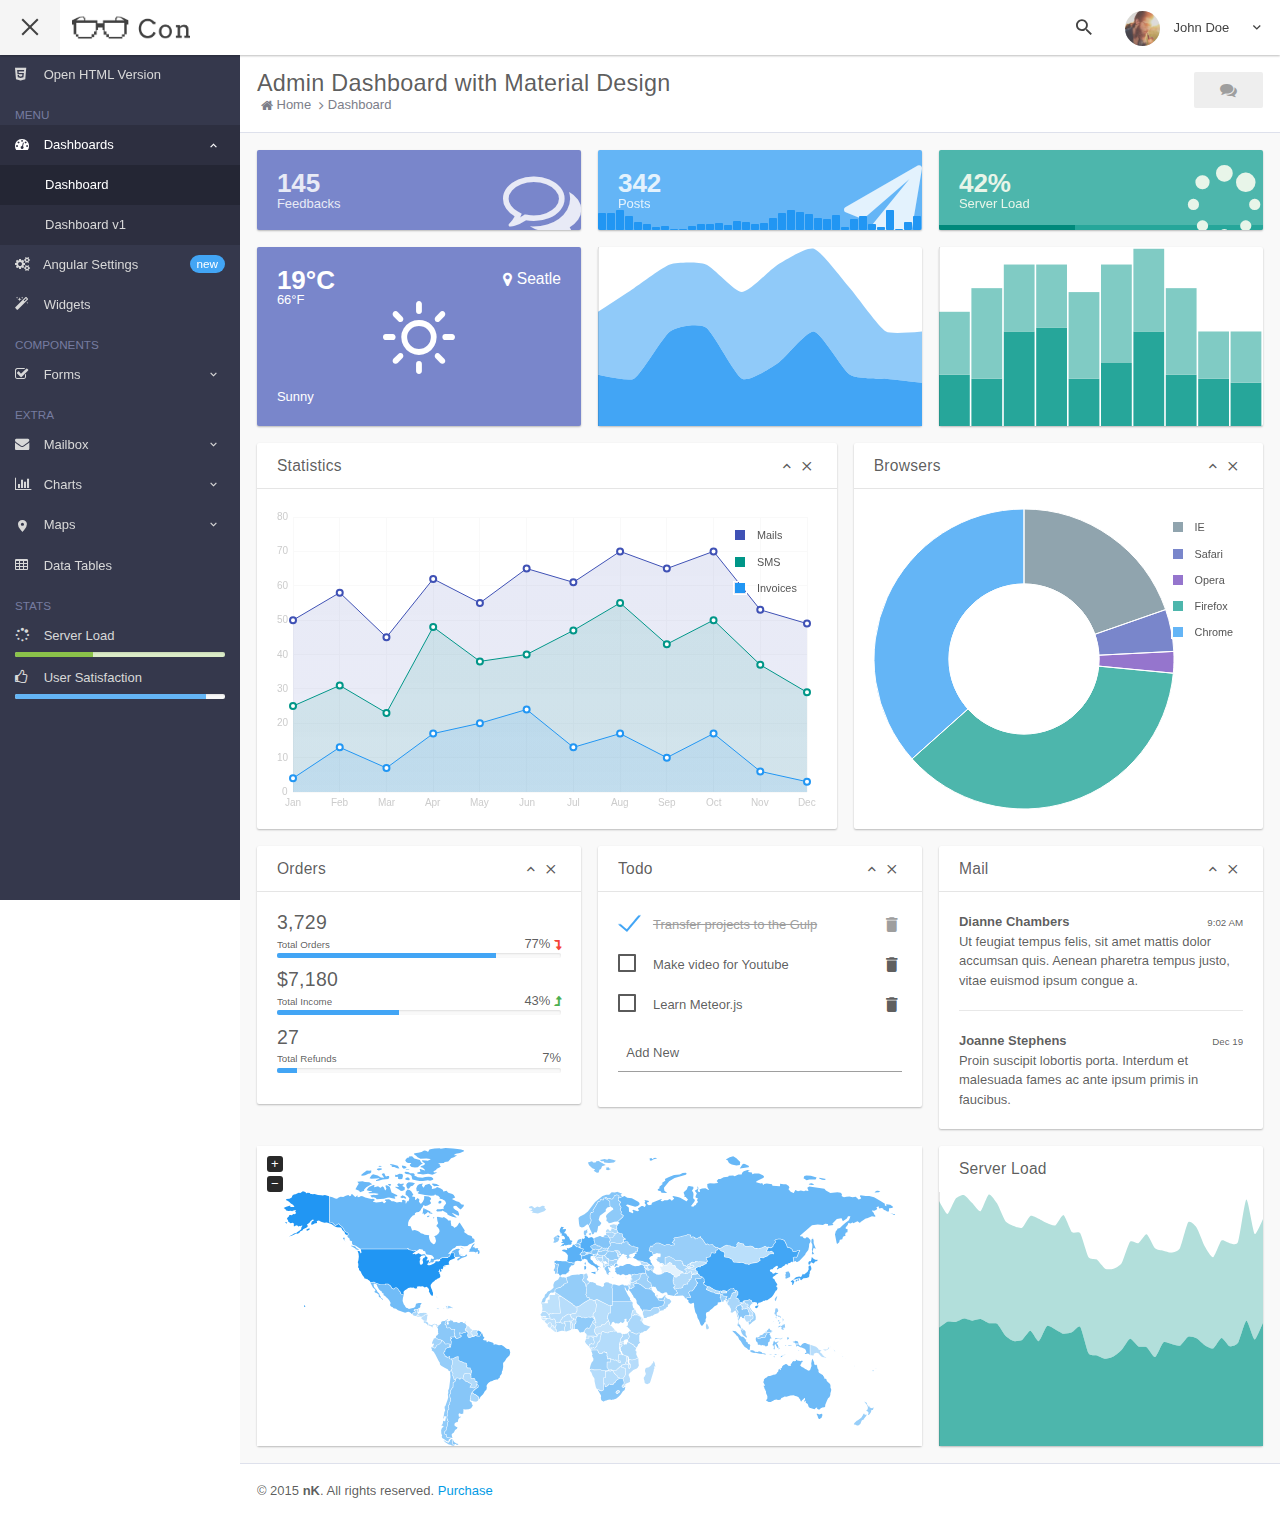
<file: angularjs/index.html>
<!DOCTYPE html>
<!--[if lt IE 7]>  <html class="lt-ie7" data-ng-app="ConApp" ng-class="{'rtl': settings.rtl}"> <![endif]-->
<!--[if IE 7]>     <html class="lt-ie8" data-ng-app="ConApp" ng-class="{'rtl': settings.rtl}"> <![endif]-->
<!--[if IE 8]>     <html class="lt-ie9" data-ng-app="ConApp" ng-class="{'rtl': settings.rtl}"> <![endif]-->
<!--[if gt IE 8]><!--> <html data-ng-app="conAngular" ng-class="{'rtl': settings.rtl}"> <!--<![endif]-->
<head>
  <meta charset="utf-8">
  <meta http-equiv="X-UA-Compatible" content="IE=edge">
  <title>Con - {{$state.current.data.pageTitle}}</title>

  <meta name="description" content="">
  <meta name="viewport" content="width=device-width, initial-scale=1">

  <!--link href='http://fonts.googleapis.com/css?family=Roboto:400,100,300,500,700,900' rel='stylesheet' type='text/css'-->

  <link rel="icon" type="image/png" href="../assets/_con/images/icon.png">

  <!-- nanoScroller -->
  <link rel="stylesheet" type="text/css" href="../assets/nanoScroller/nanoscroller.css" />

  <!-- FontAwesome -->
  <link rel="stylesheet" type="text/css" href="../assets/font-awesome/css/font-awesome.min.css" />

  <!-- Material Design Icons -->
  <link rel="stylesheet" type="text/css" href="../assets/material-design-icons/css/material-design-icons.min.css" />

  <!-- IonIcons -->
  <link rel="stylesheet" type="text/css" href="../assets/ionicons/css/ionicons.min.css" />

  <!-- WeatherIcons -->
  <link rel="stylesheet" type="text/css" href="../assets/weatherIcons/css/weather-icons.min.css" />

  <!-- Google Prettify -->
  <link rel="stylesheet" type="text/css" href="../assets/google-code-prettify/prettify.css" />

  <!-- Insert Dynamic Plugins -->
  <link id="ngInsertBefore"/>

  <!-- Main -->
  <link rel="stylesheet" type="text/css" href="../assets/_con/css/_con.min.css" />

  <!-- Gmaps API -->
  <!--script type="text/javascript" src="http://maps.google.com/maps/api/js?sensor=true"></script-->
</head>

<body ng-controller="AppController">
  <!--
    Top Navbar
      Options:
        .navbar-dark - dark color scheme
        .navbar-static - static navbar
        .navbar-under - under sidebar
  -->
  <nav data-ng-include="'tpl/parts/top-navbar.html'" data-ng-controller="NavbarController" class="navbar-top" ng-class="{'navbar-dark': settings.navbar.dark, 'navbar-static': settings.navbar.static, 'navbar-under': settings.navbar.under}">
  </nav>
  <!-- /Top Navbar -->


  <!--
    Yay Sidebar
    Options [you can use all of theme classnames]:
      .yay-hide-to-small   - no hide menu, just set it small with big icons
      .yay-static          - stop using fixed sidebar (will scroll with content)
      .yay-gestures        - to show and hide menu using gesture swipes
      .yay-light           - light color scheme
      .yay-overlap-content - hide menu on content click
      
    Effects [you can use one of these classnames]:
      .yay-overlay  - overlay content
      .yay-push     - push content to right
      .yay-shrink   - shrink content width
  -->
  <aside data-ng-include="'tpl/parts/sidebar.html'" data-ng-controller="SidebarController" class="yaybar" ng-class="{'yay-hide-to-small': settings.sidebar.hideToSmall, 'yay-static': settings.sidebar.static, 'yay-gestures': settings.sidebar.gestures, 'yay-light': settings.sidebar.light, 'yay-overlap-content': settings.sidebar.overlayContent, 'yay-overlay': settings.sidebar.effect=='overlay', 'yay-push': settings.sidebar.effect=='push', 'yay-shrink': settings.sidebar.effect=='shrink'}">
  </aside>

  <!-- Load Spinner -->
  <div ng-load-spinner class="load-spinner">
    <div>
      <div class='bar1'></div>
      <div class='bar2'></div>
      <div class='bar3'></div>
      <div class='bar4'></div>
    </div>
  </div>
  <!-- /Load Spinner -->

  <!-- Main Content -->
  <section class="content-wrap" ui-view>
  </section>
  <!-- /Main Content -->

  <!-- Search Bar -->
  <div class="search-bar" data-ng-include="'tpl/parts/search-bar.html'" data-ng-controller="SearchController">
  </div>
  <!-- /Search Bar -->

  <!--
    Chat
      .chat-light - light color scheme
  -->
  <div class="chat" ng-class="{'chat-light': settings.chat.light}" data-ng-include="'tpl/parts/chat.html'" data-ng-controller="ChatController">
  </div>
  <!-- /Chat -->

  <!-- Footer -->
  <footer>&copy; 2015 <strong>nK</strong>. All rights reserved. <a href="http://themeforest.net/item/con-material-admin-dashboard-template/10621512?ref=nKdev">Purchase</a></footer>
  <!-- /Footer -->

  <!-- jQuery -->
  <script type="text/javascript" src="../assets/jquery/jquery.min.js"></script>

  <!-- jQuery RAF (improved animation performance) -->
  <script type="text/javascript" src="../assets/jqueryRAF/jquery.requestAnimationFrame.min.js"></script>

  <!-- nanoScroller -->
  <script type="text/javascript" src="../assets/nanoScroller/jquery.nanoscroller.min.js"></script>


  <!-- AngularJS Scripts -->
  <script type="text/javascript" src="../assets/angularjs/angular.min.js"></script>
  <script type="text/javascript" src="../assets/angularjs/angular-sanitize.js"></script>
  <script type="text/javascript" src="../assets/angularjs/angular-touch.js"></script>
  <script type="text/javascript" src="../assets/angularjs/plugins/angular-ui-router.min.js"></script>
  <script type="text/javascript" src="../assets/angularjs/plugins/ocLazyLoad.min.js"></script>

  <script src="js/app.js" type="text/javascript"></script>
  <script src="js/directives.js" type="text/javascript"></script>
  <script src="js/controllers/PageController.js" type="text/javascript"></script>
  <script src="js/controllers/DashboardController.js" type="text/javascript"></script>
  <script src="js/controllers/DashboardV1Controller.js" type="text/javascript"></script>
  <script src="js/controllers/ChartFlotController.js" type="text/javascript"></script>
  <script src="js/controllers/ChartNVD3Controller.js" type="text/javascript"></script>
  <script src="js/controllers/ChartSparkController.js" type="text/javascript"></script>
  <script src="js/controllers/ChartRickshawController.js" type="text/javascript"></script>
  <script src="js/controllers/MapsVectorController.js" type="text/javascript"></script>
  <script src="js/controllers/DatatablesController.js" type="text/javascript"></script>

  <!-- Google Maps API -->
  <script src="http://maps.google.com/maps/api/js?sensor=true" type="text/javascript"></script>

  <!-- Materialize -->
  <script type="text/javascript" src="../assets/angularjs-materialize/angular-materialize.js"></script>
  <script type="text/javascript" src="../assets/materialize/js/materialize.min.js"></script>

  <!-- Main -->
  <script type="text/javascript" src="../assets/_con/js/_con.min.js"></script>

  <!-- Google Prettify -->
  <script type="text/javascript" src="../assets/google-code-prettify/prettify.js"></script>
</body>
</html>
</file>
<file: assets/nanoScroller/nanoscroller.css>
/** initial setup **/
.nano {
  position : relative;
  width    : 100%;
  height   : 100%;
  overflow : hidden;
}
.nano > .nano-content {
  position      : absolute;
  overflow      : scroll;
  overflow-x    : hidden;
  top           : 0;
  right         : 0;
  bottom        : 0;
  left          : 0;
}
.nano > .nano-content:focus {
  outline: thin dotted;
}
.nano > .nano-content::-webkit-scrollbar {
  display: none;
}
.has-scrollbar > .nano-content::-webkit-scrollbar {
  display: block;
}
.nano > .nano-pane {
  background : rgba(0,0,0,.25);
  position   : absolute;
  width      : 10px;
  right      : 0;
  top        : 0;
  bottom     : 0;
  visibility : hidden\9; /* Target only IE7 and IE8 with this hack */
  opacity    : .01;
  -webkit-transition    : .2s;
  -moz-transition       : .2s;
  -o-transition         : .2s;
  transition            : .2s;
  -moz-border-radius    : 5px;
  -webkit-border-radius : 5px;
  border-radius         : 5px;
}
.nano > .nano-pane > .nano-slider {
  background: #444;
  background: rgba(0,0,0,.5);
  position              : relative;
  margin                : 0 1px;
  -moz-border-radius    : 3px;
  -webkit-border-radius : 3px;
  border-radius         : 3px;
}
.nano:hover > .nano-pane, .nano-pane.active, .nano-pane.flashed {
  visibility : visible\9; /* Target only IE7 and IE8 with this hack */
  opacity    : 0.99;
}
</file>
<file: assets/google-code-prettify/prettify.css>
.pln {
  color: #000;
}

@media screen {
  .str {
    color: #080;
  }

  .kwd {
    color: #008;
  }

  .com {
    color: #800;
  }

  .typ {
    color: #606;
  }

  .lit {
    color: #066;
  }

  .pun,.opn,.clo {
    color: #660;
  }

  .tag {
    color: #008;
  }

  .atn {
    color: #606;
  }

  .atv {
    color: #080;
  }

  .dec,.var {
    color: #606;
  }

  .fun {
    color: red;
  }
}

@media print,projection {
  .str {
    color: #060;
  }

  .kwd {
    color: #006;
    font-weight: bold;
  }

  .com {
    color: #600;
    font-style: italic;
  }

  .typ {
    color: #404;
    font-weight: bold;
  }

  .lit {
    color: #044;
  }

  .pun,.opn,.clo {
    color: #440;
  }

  .tag {
    color: #006;
    font-weight: bold;
  }

  .atn {
    color: #404;
  }

  .atv {
    color: #060;
  }
}

pre.prettyprint {
  padding: 10px 15px;
  border-radius: 2px;
  background: #F9F9F9;
  max-height: 300px;
  margin: 1rem 0;
  border: 1px solid #E0E0E0;
  overflow-y: auto;
}
pre.prettyprint.no-margin {
  margin: 0;
}
pre.prettyprint.height-auto {
  max-height: none;
}

ol.linenums {
  color: #B2B2B2;
  margin-top: 0;
  margin-bottom: 0;
  padding-left: 30px;
}
ol.linenums li {
  padding-left: 12px;
  white-space: pre-wrap;
  word-wrap: break-word;
}
pre.linenums {
  box-shadow: inset 40px 0 0 #FCFCFC, inset 41px 0 0 #D3D3D3;
}


/* RTL support */
html.rtl pre.linenums {
  box-shadow: inset -40px 0 0 #FCFCFC, inset -41px 0 0 #D3D3D3;
}
html.rtl ol.linenums {
  padding-right: 30px;
}

/*
li.L0,li.L1,li.L2,li.L3,li.L5,li.L6,li.L7,li.L8 {
  list-style-type: none;
}

li.L1,li.L3,li.L5,li.L7,li.L9 {
  background: #eee;
}
*/
</file>
<file: assets/material-design-icons/css/material-design-icons.min.css>
@font-face{font-family:Material-Design-Icons;src:url(../font/Material-Design-Icons.eot?#iefix)format("embedded-opentype"),url(../font/Material-Design-Icons.woff2)format("woff2"),url(../font/Material-Design-Icons.woff)format("woff"),url(../font/Material-Design-Icons.ttf)format("truetype"),url(../font/Material-Design-Icons.svg#Material-Design-Icons)format("svg");font-weight:400;font-style:normal}.mdi,[class*=" mdi-"],[class^=mdi-]{font-family:Material-Design-Icons;speak:none;font-style:normal;font-weight:400;font-variant:normal;text-transform:none;text-rendering:auto;-webkit-font-smoothing:antialiased;-moz-osx-font-smoothing:grayscale}.mdi-action-3d-rotation:before{content:"\e600"}.mdi-action-accessibility:before{content:"\e601"}.mdi-action-account-balance:before{content:"\e602"}.mdi-action-account-balance-wallet:before{content:"\e603"}.mdi-action-account-box:before{content:"\e604"}.mdi-action-account-child:before{content:"\e605"}.mdi-action-account-circle:before{content:"\e606"}.mdi-action-add-shopping-cart:before{content:"\e607"}.mdi-action-alarm:before{content:"\e608"}.mdi-action-alarm-add:before{content:"\e609"}.mdi-action-alarm-off:before{content:"\e60a"}.mdi-action-alarm-on:before{content:"\e60b"}.mdi-action-android:before{content:"\e60c"}.mdi-action-announcement:before{content:"\e60d"}.mdi-action-aspect-ratio:before{content:"\e60e"}.mdi-action-assessment:before{content:"\e60f"}.mdi-action-assignment:before{content:"\e610"}.mdi-action-assignment-ind:before{content:"\e611"}.mdi-action-assignment-late:before{content:"\e612"}.mdi-action-assignment-return:before{content:"\e613"}.mdi-action-assignment-returned:before{content:"\e614"}.mdi-action-assignment-turned-in:before{content:"\e615"}.mdi-action-autorenew:before{content:"\e616"}.mdi-action-backup:before{content:"\e617"}.mdi-action-book:before{content:"\e618"}.mdi-action-bookmark:before{content:"\e619"}.mdi-action-bookmark-outline:before{content:"\e61a"}.mdi-action-bug-report:before{content:"\e61b"}.mdi-action-cached:before{content:"\e61c"}.mdi-action-class:before{content:"\e61d"}.mdi-action-credit-card:before{content:"\e61e"}.mdi-action-dashboard:before{content:"\e61f"}.mdi-action-delete:before{content:"\e620"}.mdi-action-description:before{content:"\e621"}.mdi-action-dns:before{content:"\e622"}.mdi-action-done:before{content:"\e623"}.mdi-action-done-all:before{content:"\e624"}.mdi-action-event:before{content:"\e625"}.mdi-action-exit-to-app:before{content:"\e626"}.mdi-action-explore:before{content:"\e627"}.mdi-action-extension:before{content:"\e628"}.mdi-action-face-unlock:before{content:"\e629"}.mdi-action-favorite:before{content:"\e62a"}.mdi-action-favorite-outline:before{content:"\e62b"}.mdi-action-find-in-page:before{content:"\e62c"}.mdi-action-find-replace:before{content:"\e62d"}.mdi-action-flip-to-back:before{content:"\e62e"}.mdi-action-flip-to-front:before{content:"\e62f"}.mdi-action-get-app:before{content:"\e630"}.mdi-action-grade:before{content:"\e631"}.mdi-action-group-work:before{content:"\e632"}.mdi-action-help:before{content:"\e633"}.mdi-action-highlight-remove:before{content:"\e634"}.mdi-action-history:before{content:"\e635"}.mdi-action-home:before{content:"\e636"}.mdi-action-https:before{content:"\e637"}.mdi-action-info:before{content:"\e638"}.mdi-action-info-outline:before{content:"\e639"}.mdi-action-input:before{content:"\e63a"}.mdi-action-invert-colors:before{content:"\e63b"}.mdi-action-label:before{content:"\e63c"}.mdi-action-label-outline:before{content:"\e63d"}.mdi-action-language:before{content:"\e63e"}.mdi-action-launch:before{content:"\e63f"}.mdi-action-list:before{content:"\e640"}.mdi-action-lock:before{content:"\e641"}.mdi-action-lock-open:before{content:"\e642"}.mdi-action-lock-outline:before{content:"\e643"}.mdi-action-loyalty:before{content:"\e644"}.mdi-action-markunread-mailbox:before{content:"\e645"}.mdi-action-note-add:before{content:"\e646"}.mdi-action-open-in-browser:before{content:"\e647"}.mdi-action-open-in-new:before{content:"\e648"}.mdi-action-open-with:before{content:"\e649"}.mdi-action-pageview:before{content:"\e64a"}.mdi-action-payment:before{content:"\e64b"}.mdi-action-perm-camera-mic:before{content:"\e64c"}.mdi-action-perm-contact-cal:before{content:"\e64d"}.mdi-action-perm-data-setting:before{content:"\e64e"}.mdi-action-perm-device-info:before{content:"\e64f"}.mdi-action-perm-identity:before{content:"\e650"}.mdi-action-perm-media:before{content:"\e651"}.mdi-action-perm-phone-msg:before{content:"\e652"}.mdi-action-perm-scan-wifi:before{content:"\e653"}.mdi-action-picture-in-picture:before{content:"\e654"}.mdi-action-polymer:before{content:"\e655"}.mdi-action-print:before{content:"\e656"}.mdi-action-query-builder:before{content:"\e657"}.mdi-action-question-answer:before{content:"\e658"}.mdi-action-receipt:before{content:"\e659"}.mdi-action-redeem:before{content:"\e65a"}.mdi-action-report-problem:before{content:"\e65b"}.mdi-action-restore:before{content:"\e65c"}.mdi-action-room:before{content:"\e65d"}.mdi-action-schedule:before{content:"\e65e"}.mdi-action-search:before{content:"\e65f"}.mdi-action-settings:before{content:"\e660"}.mdi-action-settings-applications:before{content:"\e661"}.mdi-action-settings-backup-restore:before{content:"\e662"}.mdi-action-settings-bluetooth:before{content:"\e663"}.mdi-action-settings-cell:before{content:"\e664"}.mdi-action-settings-display:before{content:"\e665"}.mdi-action-settings-ethernet:before{content:"\e666"}.mdi-action-settings-input-antenna:before{content:"\e667"}.mdi-action-settings-input-component:before{content:"\e668"}.mdi-action-settings-input-composite:before{content:"\e669"}.mdi-action-settings-input-hdmi:before{content:"\e66a"}.mdi-action-settings-input-svideo:before{content:"\e66b"}.mdi-action-settings-overscan:before{content:"\e66c"}.mdi-action-settings-phone:before{content:"\e66d"}.mdi-action-settings-power:before{content:"\e66e"}.mdi-action-settings-remote:before{content:"\e66f"}.mdi-action-settings-voice:before{content:"\e670"}.mdi-action-shop:before{content:"\e671"}.mdi-action-shopping-basket:before{content:"\e672"}.mdi-action-shopping-cart:before{content:"\e673"}.mdi-action-shop-two:before{content:"\e674"}.mdi-action-speaker-notes:before{content:"\e675"}.mdi-action-spellcheck:before{content:"\e676"}.mdi-action-star-rate:before{content:"\e677"}.mdi-action-stars:before{content:"\e678"}.mdi-action-store:before{content:"\e679"}.mdi-action-subject:before{content:"\e67a"}.mdi-action-swap-horiz:before{content:"\e67b"}.mdi-action-swap-vert:before{content:"\e67c"}.mdi-action-swap-vert-circle:before{content:"\e67d"}.mdi-action-system-update-tv:before{content:"\e67e"}.mdi-action-tab:before{content:"\e67f"}.mdi-action-tab-unselected:before{content:"\e680"}.mdi-action-theaters:before{content:"\e681"}.mdi-action-thumb-down:before{content:"\e682"}.mdi-action-thumbs-up-down:before{content:"\e683"}.mdi-action-thumb-up:before{content:"\e684"}.mdi-action-toc:before{content:"\e685"}.mdi-action-today:before{content:"\e686"}.mdi-action-track-changes:before{content:"\e687"}.mdi-action-translate:before{content:"\e688"}.mdi-action-trending-down:before{content:"\e689"}.mdi-action-trending-neutral:before{content:"\e68a"}.mdi-action-trending-up:before{content:"\e68b"}.mdi-action-turned-in:before{content:"\e68c"}.mdi-action-turned-in-not:before{content:"\e68d"}.mdi-action-verified-user:before{content:"\e68e"}.mdi-action-view-agenda:before{content:"\e68f"}.mdi-action-view-array:before{content:"\e690"}.mdi-action-view-carousel:before{content:"\e691"}.mdi-action-view-column:before{content:"\e692"}.mdi-action-view-day:before{content:"\e693"}.mdi-action-view-headline:before{content:"\e694"}.mdi-action-view-list:before{content:"\e695"}.mdi-action-view-module:before{content:"\e696"}.mdi-action-view-quilt:before{content:"\e697"}.mdi-action-view-stream:before{content:"\e698"}.mdi-action-view-week:before{content:"\e699"}.mdi-action-visibility:before{content:"\e69a"}.mdi-action-visibility-off:before{content:"\e69b"}.mdi-action-wallet-giftcard:before{content:"\e69c"}.mdi-action-wallet-membership:before{content:"\e69d"}.mdi-action-wallet-travel:before{content:"\e69e"}.mdi-action-work:before{content:"\e69f"}.mdi-alert-error:before{content:"\e6a0"}.mdi-alert-warning:before{content:"\e6a1"}.mdi-av-album:before{content:"\e6a2"}.mdi-av-timer:before{content:"\e6a3"}.mdi-av-closed-caption:before{content:"\e6a4"}.mdi-av-equalizer:before{content:"\e6a5"}.mdi-av-explicit:before{content:"\e6a6"}.mdi-av-fast-forward:before{content:"\e6a7"}.mdi-av-fast-rewind:before{content:"\e6a8"}.mdi-av-games:before{content:"\e6a9"}.mdi-av-hearing:before{content:"\e6aa"}.mdi-av-high-quality:before{content:"\e6ab"}.mdi-av-loop:before{content:"\e6ac"}.mdi-av-mic:before{content:"\e6ad"}.mdi-av-mic-none:before{content:"\e6ae"}.mdi-av-mic-off:before{content:"\e6af"}.mdi-av-movie:before{content:"\e6b0"}.mdi-av-my-library-add:before{content:"\e6b1"}.mdi-av-my-library-books:before{content:"\e6b2"}.mdi-av-my-library-music:before{content:"\e6b3"}.mdi-av-new-releases:before{content:"\e6b4"}.mdi-av-not-interested:before{content:"\e6b5"}.mdi-av-pause:before{content:"\e6b6"}.mdi-av-pause-circle-fill:before{content:"\e6b7"}.mdi-av-pause-circle-outline:before{content:"\e6b8"}.mdi-av-play-arrow:before{content:"\e6b9"}.mdi-av-play-circle-fill:before{content:"\e6ba"}.mdi-av-play-circle-outline:before{content:"\e6bb"}.mdi-av-playlist-add:before{content:"\e6bc"}.mdi-av-play-shopping-bag:before{content:"\e6bd"}.mdi-av-queue:before{content:"\e6be"}.mdi-av-queue-music:before{content:"\e6bf"}.mdi-av-radio:before{content:"\e6c0"}.mdi-av-recent-actors:before{content:"\e6c1"}.mdi-av-repeat:before{content:"\e6c2"}.mdi-av-repeat-one:before{content:"\e6c3"}.mdi-av-replay:before{content:"\e6c4"}.mdi-av-shuffle:before{content:"\e6c5"}.mdi-av-skip-next:before{content:"\e6c6"}.mdi-av-skip-previous:before{content:"\e6c7"}.mdi-av-snooze:before{content:"\e6c8"}.mdi-av-stop:before{content:"\e6c9"}.mdi-av-subtitles:before{content:"\e6ca"}.mdi-av-surround-sound:before{content:"\e6cb"}.mdi-av-videocam:before{content:"\e6cc"}.mdi-av-videocam-off:before{content:"\e6cd"}.mdi-av-video-collection:before{content:"\e6ce"}.mdi-av-volume-down:before{content:"\e6cf"}.mdi-av-volume-mute:before{content:"\e6d0"}.mdi-av-volume-off:before{content:"\e6d1"}.mdi-av-volume-up:before{content:"\e6d2"}.mdi-av-web:before{content:"\e6d3"}.mdi-communication-business:before{content:"\e6d4"}.mdi-communication-call:before{content:"\e6d5"}.mdi-communication-call-end:before{content:"\e6d6"}.mdi-communication-call-made:before{content:"\e6d7"}.mdi-communication-call-merge:before{content:"\e6d8"}.mdi-communication-call-missed:before{content:"\e6d9"}.mdi-communication-call-received:before{content:"\e6da"}.mdi-communication-call-split:before{content:"\e6db"}.mdi-communication-chat:before{content:"\e6dc"}.mdi-communication-clear-all:before{content:"\e6dd"}.mdi-communication-comment:before{content:"\e6de"}.mdi-communication-contacts:before{content:"\e6df"}.mdi-communication-dialer-sip:before{content:"\e6e0"}.mdi-communication-dialpad:before{content:"\e6e1"}.mdi-communication-dnd-on:before{content:"\e6e2"}.mdi-communication-email:before{content:"\e6e3"}.mdi-communication-forum:before{content:"\e6e4"}.mdi-communication-import-export:before{content:"\e6e5"}.mdi-communication-invert-colors-off:before{content:"\e6e6"}.mdi-communication-invert-colors-on:before{content:"\e6e7"}.mdi-communication-live-help:before{content:"\e6e8"}.mdi-communication-location-off:before{content:"\e6e9"}.mdi-communication-location-on:before{content:"\e6ea"}.mdi-communication-message:before{content:"\e6eb"}.mdi-communication-messenger:before{content:"\e6ec"}.mdi-communication-no-sim:before{content:"\e6ed"}.mdi-communication-phone:before{content:"\e6ee"}.mdi-communication-portable-wifi-off:before{content:"\e6ef"}.mdi-communication-quick-contacts-dialer:before{content:"\e6f0"}.mdi-communication-quick-contacts-mail:before{content:"\e6f1"}.mdi-communication-ring-volume:before{content:"\e6f2"}.mdi-communication-stay-current-landscape:before{content:"\e6f3"}.mdi-communication-stay-current-portrait:before{content:"\e6f4"}.mdi-communication-stay-primary-landscape:before{content:"\e6f5"}.mdi-communication-stay-primary-portrait:before{content:"\e6f6"}.mdi-communication-swap-calls:before{content:"\e6f7"}.mdi-communication-textsms:before{content:"\e6f8"}.mdi-communication-voicemail:before{content:"\e6f9"}.mdi-communication-vpn-key:before{content:"\e6fa"}.mdi-content-add:before{content:"\e6fb"}.mdi-content-add-box:before{content:"\e6fc"}.mdi-content-add-circle:before{content:"\e6fd"}.mdi-content-add-circle-outline:before{content:"\e6fe"}.mdi-content-archive:before{content:"\e6ff"}.mdi-content-backspace:before{content:"\e700"}.mdi-content-block:before{content:"\e701"}.mdi-content-clear:before{content:"\e702"}.mdi-content-content-copy:before{content:"\e703"}.mdi-content-content-cut:before{content:"\e704"}.mdi-content-content-paste:before{content:"\e705"}.mdi-content-create:before{content:"\e706"}.mdi-content-drafts:before{content:"\e707"}.mdi-content-filter-list:before{content:"\e708"}.mdi-content-flag:before{content:"\e709"}.mdi-content-forward:before{content:"\e70a"}.mdi-content-gesture:before{content:"\e70b"}.mdi-content-inbox:before{content:"\e70c"}.mdi-content-link:before{content:"\e70d"}.mdi-content-mail:before{content:"\e70e"}.mdi-content-markunread:before{content:"\e70f"}.mdi-content-redo:before{content:"\e710"}.mdi-content-remove:before{content:"\e711"}.mdi-content-remove-circle:before{content:"\e712"}.mdi-content-remove-circle-outline:before{content:"\e713"}.mdi-content-reply:before{content:"\e714"}.mdi-content-reply-all:before{content:"\e715"}.mdi-content-report:before{content:"\e716"}.mdi-content-save:before{content:"\e717"}.mdi-content-select-all:before{content:"\e718"}.mdi-content-send:before{content:"\e719"}.mdi-content-sort:before{content:"\e71a"}.mdi-content-text-format:before{content:"\e71b"}.mdi-content-undo:before{content:"\e71c"}.mdi-device-access-alarm:before{content:"\e71d"}.mdi-device-access-alarms:before{content:"\e71e"}.mdi-device-access-time:before{content:"\e71f"}.mdi-device-add-alarm:before{content:"\e720"}.mdi-device-airplanemode-off:before{content:"\e721"}.mdi-device-airplanemode-on:before{content:"\e722"}.mdi-device-battery-20:before{content:"\e723"}.mdi-device-battery-30:before{content:"\e724"}.mdi-device-battery-50:before{content:"\e725"}.mdi-device-battery-60:before{content:"\e726"}.mdi-device-battery-80:before{content:"\e727"}.mdi-device-battery-90:before{content:"\e728"}.mdi-device-battery-alert:before{content:"\e729"}.mdi-device-battery-charging-20:before{content:"\e72a"}.mdi-device-battery-charging-30:before{content:"\e72b"}.mdi-device-battery-charging-50:before{content:"\e72c"}.mdi-device-battery-charging-60:before{content:"\e72d"}.mdi-device-battery-charging-80:before{content:"\e72e"}.mdi-device-battery-charging-90:before{content:"\e72f"}.mdi-device-battery-charging-full:before{content:"\e730"}.mdi-device-battery-full:before{content:"\e731"}.mdi-device-battery-std:before{content:"\e732"}.mdi-device-battery-unknown:before{content:"\e733"}.mdi-device-bluetooth:before{content:"\e734"}.mdi-device-bluetooth-connected:before{content:"\e735"}.mdi-device-bluetooth-disabled:before{content:"\e736"}.mdi-device-bluetooth-searching:before{content:"\e737"}.mdi-device-brightness-auto:before{content:"\e738"}.mdi-device-brightness-high:before{content:"\e739"}.mdi-device-brightness-low:before{content:"\e73a"}.mdi-device-brightness-medium:before{content:"\e73b"}.mdi-device-data-usage:before{content:"\e73c"}.mdi-device-developer-mode:before{content:"\e73d"}.mdi-device-devices:before{content:"\e73e"}.mdi-device-dvr:before{content:"\e73f"}.mdi-device-gps-fixed:before{content:"\e740"}.mdi-device-gps-not-fixed:before{content:"\e741"}.mdi-device-gps-off:before{content:"\e742"}.mdi-device-location-disabled:before{content:"\e743"}.mdi-device-location-searching:before{content:"\e744"}.mdi-device-multitrack-audio:before{content:"\e745"}.mdi-device-network-cell:before{content:"\e746"}.mdi-device-network-wifi:before{content:"\e747"}.mdi-device-nfc:before{content:"\e748"}.mdi-device-now-wallpaper:before{content:"\e749"}.mdi-device-now-widgets:before{content:"\e74a"}.mdi-device-screen-lock-landscape:before{content:"\e74b"}.mdi-device-screen-lock-portrait:before{content:"\e74c"}.mdi-device-screen-lock-rotation:before{content:"\e74d"}.mdi-device-screen-rotation:before{content:"\e74e"}.mdi-device-sd-storage:before{content:"\e74f"}.mdi-device-settings-system-daydream:before{content:"\e750"}.mdi-device-signal-cellular-0-bar:before{content:"\e751"}.mdi-device-signal-cellular-1-bar:before{content:"\e752"}.mdi-device-signal-cellular-2-bar:before{content:"\e753"}.mdi-device-signal-cellular-3-bar:before{content:"\e754"}.mdi-device-signal-cellular-4-bar:before{content:"\e755"}.mdi-device-signal-cellular-connected-no-internet-0-bar:before{content:"\e756"}.mdi-device-signal-cellular-connected-no-internet-1-bar:before{content:"\e757"}.mdi-device-signal-cellular-connected-no-internet-2-bar:before{content:"\e758"}.mdi-device-signal-cellular-connected-no-internet-3-bar:before{content:"\e759"}.mdi-device-signal-cellular-connected-no-internet-4-bar:before{content:"\e75a"}.mdi-device-signal-cellular-no-sim:before{content:"\e75b"}.mdi-device-signal-cellular-null:before{content:"\e75c"}.mdi-device-signal-cellular-off:before{content:"\e75d"}.mdi-device-signal-wifi-0-bar:before{content:"\e75e"}.mdi-device-signal-wifi-1-bar:before{content:"\e75f"}.mdi-device-signal-wifi-2-bar:before{content:"\e760"}.mdi-device-signal-wifi-3-bar:before{content:"\e761"}.mdi-device-signal-wifi-4-bar:before{content:"\e762"}.mdi-device-signal-wifi-off:before{content:"\e763"}.mdi-device-storage:before{content:"\e764"}.mdi-device-usb:before{content:"\e765"}.mdi-device-wifi-lock:before{content:"\e766"}.mdi-device-wifi-tethering:before{content:"\e767"}.mdi-editor-attach-file:before{content:"\e768"}.mdi-editor-attach-money:before{content:"\e769"}.mdi-editor-border-all:before{content:"\e76a"}.mdi-editor-border-bottom:before{content:"\e76b"}.mdi-editor-border-clear:before{content:"\e76c"}.mdi-editor-border-color:before{content:"\e76d"}.mdi-editor-border-horizontal:before{content:"\e76e"}.mdi-editor-border-inner:before{content:"\e76f"}.mdi-editor-border-left:before{content:"\e770"}.mdi-editor-border-outer:before{content:"\e771"}.mdi-editor-border-right:before{content:"\e772"}.mdi-editor-border-style:before{content:"\e773"}.mdi-editor-border-top:before{content:"\e774"}.mdi-editor-border-vertical:before{content:"\e775"}.mdi-editor-format-align-center:before{content:"\e776"}.mdi-editor-format-align-justify:before{content:"\e777"}.mdi-editor-format-align-left:before{content:"\e778"}.mdi-editor-format-align-right:before{content:"\e779"}.mdi-editor-format-bold:before{content:"\e77a"}.mdi-editor-format-clear:before{content:"\e77b"}.mdi-editor-format-color-fill:before{content:"\e77c"}.mdi-editor-format-color-reset:before{content:"\e77d"}.mdi-editor-format-color-text:before{content:"\e77e"}.mdi-editor-format-indent-decrease:before{content:"\e77f"}.mdi-editor-format-indent-increase:before{content:"\e780"}.mdi-editor-format-italic:before{content:"\e781"}.mdi-editor-format-line-spacing:before{content:"\e782"}.mdi-editor-format-list-bulleted:before{content:"\e783"}.mdi-editor-format-list-numbered:before{content:"\e784"}.mdi-editor-format-paint:before{content:"\e785"}.mdi-editor-format-quote:before{content:"\e786"}.mdi-editor-format-size:before{content:"\e787"}.mdi-editor-format-strikethrough:before{content:"\e788"}.mdi-editor-functions:before{content:"\e789"}.mdi-editor-format-textdirection-l-to-r:before{content:"\e78a"}.mdi-editor-format-underline:before{content:"\e78b"}.mdi-editor-format-textdirection-r-to-l:before{content:"\e78c"}.mdi-editor-insert-chart:before{content:"\e78d"}.mdi-editor-insert-comment:before{content:"\e78e"}.mdi-editor-insert-drive-file:before{content:"\e78f"}.mdi-editor-insert-emoticon:before{content:"\e790"}.mdi-editor-insert-invitation:before{content:"\e791"}.mdi-editor-insert-link:before{content:"\e792"}.mdi-editor-insert-photo:before{content:"\e793"}.mdi-editor-merge-type:before{content:"\e794"}.mdi-editor-mode-comment:before{content:"\e795"}.mdi-editor-mode-edit:before{content:"\e796"}.mdi-editor-publish:before{content:"\e797"}.mdi-editor-vertical-align-bottom:before{content:"\e798"}.mdi-editor-vertical-align-center:before{content:"\e799"}.mdi-editor-vertical-align-top:before{content:"\e79a"}.mdi-editor-wrap-text:before{content:"\e79b"}.mdi-file-attachment:before{content:"\e79c"}.mdi-file-cloud:before{content:"\e79d"}.mdi-file-cloud-circle:before{content:"\e79e"}.mdi-file-cloud-done:before{content:"\e79f"}.mdi-file-cloud-download:before{content:"\e7a0"}.mdi-file-cloud-off:before{content:"\e7a1"}.mdi-file-cloud-queue:before{content:"\e7a2"}.mdi-file-cloud-upload:before{content:"\e7a3"}.mdi-file-file-download:before{content:"\e7a4"}.mdi-file-file-upload:before{content:"\e7a5"}.mdi-file-folder:before{content:"\e7a6"}.mdi-file-folder-open:before{content:"\e7a7"}.mdi-file-folder-shared:before{content:"\e7a8"}.mdi-hardware-cast:before{content:"\e7a9"}.mdi-hardware-cast-connected:before{content:"\e7aa"}.mdi-hardware-computer:before{content:"\e7ab"}.mdi-hardware-desktop-mac:before{content:"\e7ac"}.mdi-hardware-desktop-windows:before{content:"\e7ad"}.mdi-hardware-dock:before{content:"\e7ae"}.mdi-hardware-gamepad:before{content:"\e7af"}.mdi-hardware-headset:before{content:"\e7b0"}.mdi-hardware-headset-mic:before{content:"\e7b1"}.mdi-hardware-keyboard:before{content:"\e7b2"}.mdi-hardware-keyboard-alt:before{content:"\e7b3"}.mdi-hardware-keyboard-arrow-down:before{content:"\e7b4"}.mdi-hardware-keyboard-arrow-left:before{content:"\e7b5"}.mdi-hardware-keyboard-arrow-right:before{content:"\e7b6"}.mdi-hardware-keyboard-arrow-up:before{content:"\e7b7"}.mdi-hardware-keyboard-backspace:before{content:"\e7b8"}.mdi-hardware-keyboard-capslock:before{content:"\e7b9"}.mdi-hardware-keyboard-control:before{content:"\e7ba"}.mdi-hardware-keyboard-hide:before{content:"\e7bb"}.mdi-hardware-keyboard-return:before{content:"\e7bc"}.mdi-hardware-keyboard-tab:before{content:"\e7bd"}.mdi-hardware-keyboard-voice:before{content:"\e7be"}.mdi-hardware-laptop:before{content:"\e7bf"}.mdi-hardware-laptop-chromebook:before{content:"\e7c0"}.mdi-hardware-laptop-mac:before{content:"\e7c1"}.mdi-hardware-laptop-windows:before{content:"\e7c2"}.mdi-hardware-memory:before{content:"\e7c3"}.mdi-hardware-mouse:before{content:"\e7c4"}.mdi-hardware-phone-android:before{content:"\e7c5"}.mdi-hardware-phone-iphone:before{content:"\e7c6"}.mdi-hardware-phonelink:before{content:"\e7c7"}.mdi-hardware-phonelink-off:before{content:"\e7c8"}.mdi-hardware-security:before{content:"\e7c9"}.mdi-hardware-sim-card:before{content:"\e7ca"}.mdi-hardware-smartphone:before{content:"\e7cb"}.mdi-hardware-speaker:before{content:"\e7cc"}.mdi-hardware-tablet:before{content:"\e7cd"}.mdi-hardware-tablet-android:before{content:"\e7ce"}.mdi-hardware-tablet-mac:before{content:"\e7cf"}.mdi-hardware-tv:before{content:"\e7d0"}.mdi-hardware-watch:before{content:"\e7d1"}.mdi-image-add-to-photos:before{content:"\e7d2"}.mdi-image-adjust:before{content:"\e7d3"}.mdi-image-assistant-photo:before{content:"\e7d4"}.mdi-image-audiotrack:before{content:"\e7d5"}.mdi-image-blur-circular:before{content:"\e7d6"}.mdi-image-blur-linear:before{content:"\e7d7"}.mdi-image-blur-off:before{content:"\e7d8"}.mdi-image-blur-on:before{content:"\e7d9"}.mdi-image-brightness-1:before{content:"\e7da"}.mdi-image-brightness-2:before{content:"\e7db"}.mdi-image-brightness-3:before{content:"\e7dc"}.mdi-image-brightness-4:before{content:"\e7dd"}.mdi-image-brightness-5:before{content:"\e7de"}.mdi-image-brightness-6:before{content:"\e7df"}.mdi-image-brightness-7:before{content:"\e7e0"}.mdi-image-brush:before{content:"\e7e1"}.mdi-image-camera:before{content:"\e7e2"}.mdi-image-camera-alt:before{content:"\e7e3"}.mdi-image-camera-front:before{content:"\e7e4"}.mdi-image-camera-rear:before{content:"\e7e5"}.mdi-image-camera-roll:before{content:"\e7e6"}.mdi-image-center-focus-strong:before{content:"\e7e7"}.mdi-image-center-focus-weak:before{content:"\e7e8"}.mdi-image-collections:before{content:"\e7e9"}.mdi-image-colorize:before{content:"\e7ea"}.mdi-image-color-lens:before{content:"\e7eb"}.mdi-image-compare:before{content:"\e7ec"}.mdi-image-control-point:before{content:"\e7ed"}.mdi-image-control-point-duplicate:before{content:"\e7ee"}.mdi-image-crop:before{content:"\e7ef"}.mdi-image-crop-3-2:before{content:"\e7f0"}.mdi-image-crop-5-4:before{content:"\e7f1"}.mdi-image-crop-7-5:before{content:"\e7f2"}.mdi-image-crop-16-9:before{content:"\e7f3"}.mdi-image-crop-din:before{content:"\e7f4"}.mdi-image-crop-free:before{content:"\e7f5"}.mdi-image-crop-landscape:before{content:"\e7f6"}.mdi-image-crop-original:before{content:"\e7f7"}.mdi-image-crop-portrait:before{content:"\e7f8"}.mdi-image-crop-square:before{content:"\e7f9"}.mdi-image-dehaze:before{content:"\e7fa"}.mdi-image-details:before{content:"\e7fb"}.mdi-image-edit:before{content:"\e7fc"}.mdi-image-exposure:before{content:"\e7fd"}.mdi-image-exposure-minus-1:before{content:"\e7fe"}.mdi-image-exposure-minus-2:before{content:"\e7ff"}.mdi-image-exposure-plus-1:before{content:"\e800"}.mdi-image-exposure-plus-2:before{content:"\e801"}.mdi-image-exposure-zero:before{content:"\e802"}.mdi-image-filter:before{content:"\e803"}.mdi-image-filter-1:before{content:"\e804"}.mdi-image-filter-2:before{content:"\e805"}.mdi-image-filter-3:before{content:"\e806"}.mdi-image-filter-4:before{content:"\e807"}.mdi-image-filter-5:before{content:"\e808"}.mdi-image-filter-6:before{content:"\e809"}.mdi-image-filter-7:before{content:"\e80a"}.mdi-image-filter-8:before{content:"\e80b"}.mdi-image-filter-9:before{content:"\e80c"}.mdi-image-filter-9-plus:before{content:"\e80d"}.mdi-image-filter-b-and-w:before{content:"\e80e"}.mdi-image-filter-center-focus:before{content:"\e80f"}.mdi-image-filter-drama:before{content:"\e810"}.mdi-image-filter-frames:before{content:"\e811"}.mdi-image-filter-hdr:before{content:"\e812"}.mdi-image-filter-none:before{content:"\e813"}.mdi-image-filter-tilt-shift:before{content:"\e814"}.mdi-image-filter-vintage:before{content:"\e815"}.mdi-image-flare:before{content:"\e816"}.mdi-image-flash-auto:before{content:"\e817"}.mdi-image-flash-off:before{content:"\e818"}.mdi-image-flash-on:before{content:"\e819"}.mdi-image-flip:before{content:"\e81a"}.mdi-image-gradient:before{content:"\e81b"}.mdi-image-grain:before{content:"\e81c"}.mdi-image-grid-off:before{content:"\e81d"}.mdi-image-grid-on:before{content:"\e81e"}.mdi-image-hdr-off:before{content:"\e81f"}.mdi-image-hdr-on:before{content:"\e820"}.mdi-image-hdr-strong:before{content:"\e821"}.mdi-image-hdr-weak:before{content:"\e822"}.mdi-image-healing:before{content:"\e823"}.mdi-image-image:before{content:"\e824"}.mdi-image-image-aspect-ratio:before{content:"\e825"}.mdi-image-iso:before{content:"\e826"}.mdi-image-landscape:before{content:"\e827"}.mdi-image-leak-add:before{content:"\e828"}.mdi-image-leak-remove:before{content:"\e829"}.mdi-image-lens:before{content:"\e82a"}.mdi-image-looks:before{content:"\e82b"}.mdi-image-looks-3:before{content:"\e82c"}.mdi-image-looks-4:before{content:"\e82d"}.mdi-image-looks-5:before{content:"\e82e"}.mdi-image-looks-6:before{content:"\e82f"}.mdi-image-looks-one:before{content:"\e830"}.mdi-image-looks-two:before{content:"\e831"}.mdi-image-loupe:before{content:"\e832"}.mdi-image-movie-creation:before{content:"\e833"}.mdi-image-nature:before{content:"\e834"}.mdi-image-nature-people:before{content:"\e835"}.mdi-image-navigate-before:before{content:"\e836"}.mdi-image-navigate-next:before{content:"\e837"}.mdi-image-palette:before{content:"\e838"}.mdi-image-panorama:before{content:"\e839"}.mdi-image-panorama-fisheye:before{content:"\e83a"}.mdi-image-panorama-horizontal:before{content:"\e83b"}.mdi-image-panorama-vertical:before{content:"\e83c"}.mdi-image-panorama-wide-angle:before{content:"\e83d"}.mdi-image-photo:before{content:"\e83e"}.mdi-image-photo-album:before{content:"\e83f"}.mdi-image-photo-camera:before{content:"\e840"}.mdi-image-photo-library:before{content:"\e841"}.mdi-image-portrait:before{content:"\e842"}.mdi-image-remove-red-eye:before{content:"\e843"}.mdi-image-rotate-left:before{content:"\e844"}.mdi-image-rotate-right:before{content:"\e845"}.mdi-image-slideshow:before{content:"\e846"}.mdi-image-straighten:before{content:"\e847"}.mdi-image-style:before{content:"\e848"}.mdi-image-switch-camera:before{content:"\e849"}.mdi-image-switch-video:before{content:"\e84a"}.mdi-image-tag-faces:before{content:"\e84b"}.mdi-image-texture:before{content:"\e84c"}.mdi-image-timelapse:before{content:"\e84d"}.mdi-image-timer:before{content:"\e84e"}.mdi-image-timer-3:before{content:"\e84f"}.mdi-image-timer-10:before{content:"\e850"}.mdi-image-timer-auto:before{content:"\e851"}.mdi-image-timer-off:before{content:"\e852"}.mdi-image-tonality:before{content:"\e853"}.mdi-image-transform:before{content:"\e854"}.mdi-image-tune:before{content:"\e855"}.mdi-image-wb-auto:before{content:"\e856"}.mdi-image-wb-cloudy:before{content:"\e857"}.mdi-image-wb-incandescent:before{content:"\e858"}.mdi-image-wb-irradescent:before{content:"\e859"}.mdi-image-wb-sunny:before{content:"\e85a"}.mdi-maps-beenhere:before{content:"\e85b"}.mdi-maps-directions:before{content:"\e85c"}.mdi-maps-directions-bike:before{content:"\e85d"}.mdi-maps-directions-bus:before{content:"\e85e"}.mdi-maps-directions-car:before{content:"\e85f"}.mdi-maps-directions-ferry:before{content:"\e860"}.mdi-maps-directions-subway:before{content:"\e861"}.mdi-maps-directions-train:before{content:"\e862"}.mdi-maps-directions-transit:before{content:"\e863"}.mdi-maps-directions-walk:before{content:"\e864"}.mdi-maps-flight:before{content:"\e865"}.mdi-maps-hotel:before{content:"\e866"}.mdi-maps-layers:before{content:"\e867"}.mdi-maps-layers-clear:before{content:"\e868"}.mdi-maps-local-airport:before{content:"\e869"}.mdi-maps-local-atm:before{content:"\e86a"}.mdi-maps-local-attraction:before{content:"\e86b"}.mdi-maps-local-bar:before{content:"\e86c"}.mdi-maps-local-cafe:before{content:"\e86d"}.mdi-maps-local-car-wash:before{content:"\e86e"}.mdi-maps-local-convenience-store:before{content:"\e86f"}.mdi-maps-local-drink:before{content:"\e870"}.mdi-maps-local-florist:before{content:"\e871"}.mdi-maps-local-gas-station:before{content:"\e872"}.mdi-maps-local-grocery-store:before{content:"\e873"}.mdi-maps-local-hospital:before{content:"\e874"}.mdi-maps-local-hotel:before{content:"\e875"}.mdi-maps-local-laundry-service:before{content:"\e876"}.mdi-maps-local-library:before{content:"\e877"}.mdi-maps-local-mall:before{content:"\e878"}.mdi-maps-local-movies:before{content:"\e879"}.mdi-maps-local-offer:before{content:"\e87a"}.mdi-maps-local-parking:before{content:"\e87b"}.mdi-maps-local-pharmacy:before{content:"\e87c"}.mdi-maps-local-phone:before{content:"\e87d"}.mdi-maps-local-pizza:before{content:"\e87e"}.mdi-maps-local-play:before{content:"\e87f"}.mdi-maps-local-post-office:before{content:"\e880"}.mdi-maps-local-print-shop:before{content:"\e881"}.mdi-maps-local-restaurant:before{content:"\e882"}.mdi-maps-local-see:before{content:"\e883"}.mdi-maps-local-shipping:before{content:"\e884"}.mdi-maps-local-taxi:before{content:"\e885"}.mdi-maps-location-history:before{content:"\e886"}.mdi-maps-map:before{content:"\e887"}.mdi-maps-my-location:before{content:"\e888"}.mdi-maps-navigation:before{content:"\e889"}.mdi-maps-pin-drop:before{content:"\e88a"}.mdi-maps-place:before{content:"\e88b"}.mdi-maps-rate-review:before{content:"\e88c"}.mdi-maps-restaurant-menu:before{content:"\e88d"}.mdi-maps-satellite:before{content:"\e88e"}.mdi-maps-store-mall-directory:before{content:"\e88f"}.mdi-maps-terrain:before{content:"\e890"}.mdi-maps-traffic:before{content:"\e891"}.mdi-navigation-apps:before{content:"\e892"}.mdi-navigation-arrow-back:before{content:"\e893"}.mdi-navigation-arrow-drop-down:before{content:"\e894"}.mdi-navigation-arrow-drop-down-circle:before{content:"\e895"}.mdi-navigation-arrow-drop-up:before{content:"\e896"}.mdi-navigation-arrow-forward:before{content:"\e897"}.mdi-navigation-cancel:before{content:"\e898"}.mdi-navigation-check:before{content:"\e899"}.mdi-navigation-chevron-left:before{content:"\e89a"}.mdi-navigation-chevron-right:before{content:"\e89b"}.mdi-navigation-close:before{content:"\e89c"}.mdi-navigation-expand-less:before{content:"\e89d"}.mdi-navigation-expand-more:before{content:"\e89e"}.mdi-navigation-fullscreen:before{content:"\e89f"}.mdi-navigation-fullscreen-exit:before{content:"\e8a0"}.mdi-navigation-menu:before{content:"\e8a1"}.mdi-navigation-more-horiz:before{content:"\e8a2"}.mdi-navigation-more-vert:before{content:"\e8a3"}.mdi-navigation-refresh:before{content:"\e8a4"}.mdi-navigation-unfold-less:before{content:"\e8a5"}.mdi-navigation-unfold-more:before{content:"\e8a6"}.mdi-notification-adb:before{content:"\e8a7"}.mdi-notification-bluetooth-audio:before{content:"\e8a8"}.mdi-notification-disc-full:before{content:"\e8a9"}.mdi-notification-dnd-forwardslash:before{content:"\e8aa"}.mdi-notification-do-not-disturb:before{content:"\e8ab"}.mdi-notification-drive-eta:before{content:"\e8ac"}.mdi-notification-event-available:before{content:"\e8ad"}.mdi-notification-event-busy:before{content:"\e8ae"}.mdi-notification-event-note:before{content:"\e8af"}.mdi-notification-folder-special:before{content:"\e8b0"}.mdi-notification-mms:before{content:"\e8b1"}.mdi-notification-more:before{content:"\e8b2"}.mdi-notification-network-locked:before{content:"\e8b3"}.mdi-notification-phone-bluetooth-speaker:before{content:"\e8b4"}.mdi-notification-phone-forwarded:before{content:"\e8b5"}.mdi-notification-phone-in-talk:before{content:"\e8b6"}.mdi-notification-phone-locked:before{content:"\e8b7"}.mdi-notification-phone-missed:before{content:"\e8b8"}.mdi-notification-phone-paused:before{content:"\e8b9"}.mdi-notification-play-download:before{content:"\e8ba"}.mdi-notification-play-install:before{content:"\e8bb"}.mdi-notification-sd-card:before{content:"\e8bc"}.mdi-notification-sim-card-alert:before{content:"\e8bd"}.mdi-notification-sms:before{content:"\e8be"}.mdi-notification-sms-failed:before{content:"\e8bf"}.mdi-notification-sync:before{content:"\e8c0"}.mdi-notification-sync-disabled:before{content:"\e8c1"}.mdi-notification-sync-problem:before{content:"\e8c2"}.mdi-notification-system-update:before{content:"\e8c3"}.mdi-notification-tap-and-play:before{content:"\e8c4"}.mdi-notification-time-to-leave:before{content:"\e8c5"}.mdi-notification-vibration:before{content:"\e8c6"}.mdi-notification-voice-chat:before{content:"\e8c7"}.mdi-notification-vpn-lock:before{content:"\e8c8"}.mdi-social-cake:before{content:"\e8c9"}.mdi-social-domain:before{content:"\e8ca"}.mdi-social-group:before{content:"\e8cb"}.mdi-social-group-add:before{content:"\e8cc"}.mdi-social-location-city:before{content:"\e8cd"}.mdi-social-mood:before{content:"\e8ce"}.mdi-social-notifications:before{content:"\e8cf"}.mdi-social-notifications-none:before{content:"\e8d0"}.mdi-social-notifications-off:before{content:"\e8d1"}.mdi-social-notifications-on:before{content:"\e8d2"}.mdi-social-notifications-paused:before{content:"\e8d3"}.mdi-social-pages:before{content:"\e8d4"}.mdi-social-party-mode:before{content:"\e8d5"}.mdi-social-people:before{content:"\e8d6"}.mdi-social-people-outline:before{content:"\e8d7"}.mdi-social-person:before{content:"\e8d8"}.mdi-social-person-add:before{content:"\e8d9"}.mdi-social-person-outline:before{content:"\e8da"}.mdi-social-plus-one:before{content:"\e8db"}.mdi-social-poll:before{content:"\e8dc"}.mdi-social-public:before{content:"\e8dd"}.mdi-social-school:before{content:"\e8de"}.mdi-social-share:before{content:"\e8df"}.mdi-social-whatshot:before{content:"\e8e0"}.mdi-toggle-check-box:before{content:"\e8e1"}.mdi-toggle-check-box-outline-blank:before{content:"\e8e2"}.mdi-toggle-radio-button-off:before{content:"\e8e3"}.mdi-toggle-radio-button-on:before{content:"\e8e4"}
</file>
<file: assets/weatherIcons/css/weather-icons.min.css>
/*!
 *  Weather Icons 1.3
 *  Updated November 30th, 2014
 *  Weather themed icons for Bootstrap
 *  ------------------------------------------------------------------------------
* Maintained at http://erikflowers.github.io/weather-icons
 *  http://twitter.com/Erik_UX
 *
 *  License
 *  ------------------------------------------------------------------------------
 *  - Fpmt licensed under SIL OFL 1.1 -
 *    http://scripts.sil.org/OFL
 *  - CSS and LESS are licensed under MIT License -
 *    http://opensource.org/licenses/mit-license.html
 *  - Documentation licensed under CC BY 3.0 -
 *    http://creativecommons.org/licenses/by/3.0/
 *  - Inspired by and works great as a companion with Font Awesome
 *    "Font Awesome by Dave Gandy - http://fontawesome.io"
 *
 *  Weather Icons Bootstrap Package Author - Erik Flowers - erik@helloerik.com
 *  ------------------------------------------------------------------------------
 *  Email: erik@helloerik.com
 *  Twitter: http://twitter.com/Erik_UX
 */@font-face{font-family:weathericons;src:url(../font/weathericons-regular-webfont.eot);src:url(../font/weathericons-regular-webfont.eot?#iefix) format('embedded-opentype'),url(../font/weathericons-regular-webfont.woff) format('woff'),url(../font/weathericons-regular-webfont.ttf) format('truetype'),url(../font/weathericons-regular-webfont.svg#weathericons-regular-webfontRg) format('svg');font-weight:400;font-style:normal}.wi{display:inline-block;font-family:weathericons;font-style:normal;font-weight:400;line-height:1;-webkit-font-smoothing:antialiased;-moz-osx-font-smoothing:grayscale}.wi-day-cloudy-gusts:before{content:"\f000"}.wi-day-cloudy-windy:before{content:"\f001"}.wi-day-cloudy:before{content:"\f002"}.wi-day-fog:before{content:"\f003"}.wi-day-hail:before{content:"\f004"}.wi-day-lightning:before{content:"\f005"}.wi-day-rain-mix:before{content:"\f006"}.wi-day-rain-wind:before{content:"\f007"}.wi-day-rain:before{content:"\f008"}.wi-day-showers:before{content:"\f009"}.wi-day-snow:before{content:"\f00a"}.wi-day-sprinkle:before{content:"\f00b"}.wi-day-sunny-overcast:before{content:"\f00c"}.wi-day-sunny:before{content:"\f00d"}.wi-day-storm-showers:before{content:"\f00e"}.wi-day-thunderstorm:before{content:"\f010"}.wi-cloudy-gusts:before{content:"\f011"}.wi-cloudy-windy:before{content:"\f012"}.wi-cloudy:before{content:"\f013"}.wi-fog:before{content:"\f014"}.wi-hail:before{content:"\f015"}.wi-lightning:before{content:"\f016"}.wi-rain-mix:before{content:"\f017"}.wi-rain-wind:before{content:"\f018"}.wi-rain:before{content:"\f019"}.wi-showers:before{content:"\f01a"}.wi-snow:before{content:"\f01b"}.wi-sprinkle:before{content:"\f01c"}.wi-storm-showers:before{content:"\f01d"}.wi-thunderstorm:before{content:"\f01e"}.wi-windy:before{content:"\f021"}.wi-night-alt-cloudy-gusts:before{content:"\f022"}.wi-night-alt-cloudy-windy:before{content:"\f023"}.wi-night-alt-hail:before{content:"\f024"}.wi-night-alt-lightning:before{content:"\f025"}.wi-night-alt-rain-mix:before{content:"\f026"}.wi-night-alt-rain-wind:before{content:"\f027"}.wi-night-alt-rain:before{content:"\f028"}.wi-night-alt-showers:before{content:"\f029"}.wi-night-alt-snow:before{content:"\f02a"}.wi-night-alt-sprinkle:before{content:"\f02b"}.wi-night-alt-storm-showers:before{content:"\f02c"}.wi-night-alt-thunderstorm:before{content:"\f02d"}.wi-night-clear:before{content:"\f02e"}.wi-night-cloudy-gusts:before{content:"\f02f"}.wi-night-cloudy-windy:before{content:"\f030"}.wi-night-cloudy:before{content:"\f031"}.wi-night-hail:before{content:"\f032"}.wi-night-lightning:before{content:"\f033"}.wi-night-rain-mix:before{content:"\f034"}.wi-night-rain-wind:before{content:"\f035"}.wi-night-rain:before{content:"\f036"}.wi-night-showers:before{content:"\f037"}.wi-night-snow:before{content:"\f038"}.wi-night-sprinkle:before{content:"\f039"}.wi-night-storm-showers:before{content:"\f03a"}.wi-night-thunderstorm:before{content:"\f03b"}.wi-celsius:before{content:"\f03c"}.wi-cloud-down:before{content:"\f03d"}.wi-cloud-refresh:before{content:"\f03e"}.wi-cloud-up:before{content:"\f040"}.wi-cloud:before{content:"\f041"}.wi-degrees:before{content:"\f042"}.wi-down-left:before{content:"\f043"}.wi-down:before{content:"\f044"}.wi-fahrenheit:before{content:"\f045"}.wi-horizon-alt:before{content:"\f046"}.wi-horizon:before{content:"\f047"}.wi-left:before{content:"\f048"}.wi-lightning:before{content:"\f016"}.wi-night-fog:before{content:"\f04a"}.wi-refresh-alt:before{content:"\f04b"}.wi-refresh:before{content:"\f04c"}.wi-right:before{content:"\f04d"}.wi-sprinkles:before{content:"\f04e"}.wi-strong-wind:before{content:"\f050"}.wi-sunrise:before{content:"\f051"}.wi-sunset:before{content:"\f052"}.wi-thermometer-exterior:before{content:"\f053"}.wi-thermometer-internal:before{content:"\f054"}.wi-thermometer:before{content:"\f055"}.wi-tornado:before{content:"\f056"}.wi-up-right:before{content:"\f057"}.wi-up:before{content:"\f058"}.wi-wind-west:before{content:"\f059"}.wi-wind-south-west:before{content:"\f05a"}.wi-wind-south-east:before{content:"\f05b"}.wi-wind-south:before{content:"\f05c"}.wi-wind-north-west:before{content:"\f05d"}.wi-wind-north-east:before{content:"\f05e"}.wi-wind-north:before{content:"\f060"}.wi-wind-east:before{content:"\f061"}.wi-smoke:before{content:"\f062"}.wi-dust:before{content:"\f063"}.wi-snow-wind:before{content:"\f064"}.wi-day-snow-wind:before{content:"\f065"}.wi-night-snow-wind:before{content:"\f066"}.wi-night-alt-snow-wind:before{content:"\f067"}.wi-day-sleet-storm:before{content:"\f068"}.wi-night-sleet-storm:before{content:"\f069"}.wi-night-alt-sleet-storm:before{content:"\f06a"}.wi-day-snow-thunderstorm:before{content:"\f06b"}.wi-night-snow-thunderstorm:before{content:"\f06c"}.wi-night-alt-snow-thunderstorm:before{content:"\f06d"}.wi-solar-eclipse:before{content:"\f06e"}.wi-lunar-eclipse:before{content:"\f070"}.wi-meteor:before{content:"\f071"}.wi-hot:before{content:"\f072"}.wi-hurricane:before{content:"\f073"}.wi-smog:before{content:"\f074"}.wi-alien:before{content:"\f075"}.wi-snowflake-cold:before{content:"\f076"}.wi-stars:before{content:"\f077"}.wi-night-partly-cloudy:before{content:"\f083"}.wi-umbrella:before{content:"\f084"}.wi-day-windy:before{content:"\f085"}.wi-night-alt-cloudy:before{content:"\f086"}.wi-up-left:before{content:"\f087"}.wi-down-right:before{content:"\f088"}.wi-time-12:before{content:"\f089"}.wi-time-1:before{content:"\f08a"}.wi-time-2:before{content:"\f08b"}.wi-time-3:before{content:"\f08c"}.wi-time-4:before{content:"\f08d"}.wi-time-5:before{content:"\f08e"}.wi-time-6:before{content:"\f08f"}.wi-time-7:before{content:"\f090"}.wi-time-8:before{content:"\f091"}.wi-time-9:before{content:"\f092"}.wi-time-10:before{content:"\f093"}.wi-time-11:before{content:"\f094"}.wi-day-sleet:before{content:"\f0b2"}.wi-night-sleet:before{content:"\f0b3"}.wi-night-alt-sleet:before{content:"\f0b4"}.wi-sleet:before{content:"\f0b5"}.wi-day-haze:before{content:"\f0b6"}.wi-beafort-0:before{content:"\f0b7"}.wi-beafort-1:before{content:"\f0b8"}.wi-beafort-2:before{content:"\f0b9"}.wi-beafort-3:before{content:"\f0ba"}.wi-beafort-4:before{content:"\f0bb"}.wi-beafort-5:before{content:"\f0bc"}.wi-beafort-6:before{content:"\f0bd"}.wi-beafort-7:before{content:"\f0be"}.wi-beafort-8:before{content:"\f0bf"}.wi-beafort-9:before{content:"\f0c0"}.wi-beafort-10:before{content:"\f0c1"}.wi-beafort-11:before{content:"\f0c2"}.wi-beafort-12:before{content:"\f0c3"}.wi-wind-default:before{content:"\f0b1"}.wi-wind-default._0-deg{-webkit-transform:rotate(0deg);-moz-transform:rotate(0deg);-ms-transform:rotate(0deg);-o-transform:rotate(0deg);transform:rotate(0deg)}.wi-wind-default._15-deg{-webkit-transform:rotate(15deg);-moz-transform:rotate(15deg);-ms-transform:rotate(15deg);-o-transform:rotate(15deg);transform:rotate(15deg)}.wi-wind-default._30-deg{-webkit-transform:rotate(30deg);-moz-transform:rotate(30deg);-ms-transform:rotate(30deg);-o-transform:rotate(30deg);transform:rotate(30deg)}.wi-wind-default._45-deg{-webkit-transform:rotate(45deg);-moz-transform:rotate(45deg);-ms-transform:rotate(45deg);-o-transform:rotate(45deg);transform:rotate(45deg)}.wi-wind-default._60-deg{-webkit-transform:rotate(60deg);-moz-transform:rotate(60deg);-ms-transform:rotate(60deg);-o-transform:rotate(60deg);transform:rotate(60deg)}.wi-wind-default._75-deg{-webkit-transform:rotate(75deg);-moz-transform:rotate(75deg);-ms-transform:rotate(75deg);-o-transform:rotate(75deg);transform:rotate(75deg)}.wi-wind-default._90-deg{-webkit-transform:rotate(90deg);-moz-transform:rotate(90deg);-ms-transform:rotate(90deg);-o-transform:rotate(90deg);transform:rotate(90deg)}.wi-wind-default._105-deg{-webkit-transform:rotate(105deg);-moz-transform:rotate(105deg);-ms-transform:rotate(105deg);-o-transform:rotate(105deg);transform:rotate(105deg)}.wi-wind-default._120-deg{-webkit-transform:rotate(120deg);-moz-transform:rotate(120deg);-ms-transform:rotate(120deg);-o-transform:rotate(120deg);transform:rotate(120deg)}.wi-wind-default._135-deg{-webkit-transform:rotate(135deg);-moz-transform:rotate(135deg);-ms-transform:rotate(135deg);-o-transform:rotate(135deg);transform:rotate(135deg)}.wi-wind-default._150-deg{-webkit-transform:rotate(150deg);-moz-transform:rotate(150deg);-ms-transform:rotate(150deg);-o-transform:rotate(150deg);transform:rotate(150deg)}.wi-wind-default._165-deg{-webkit-transform:rotate(165deg);-moz-transform:rotate(165deg);-ms-transform:rotate(165deg);-o-transform:rotate(165deg);transform:rotate(165deg)}.wi-wind-default._180-deg{-webkit-transform:rotate(180deg);-moz-transform:rotate(180deg);-ms-transform:rotate(180deg);-o-transform:rotate(180deg);transform:rotate(180deg)}.wi-wind-default._195-deg{-webkit-transform:rotate(195deg);-moz-transform:rotate(195deg);-ms-transform:rotate(195deg);-o-transform:rotate(195deg);transform:rotate(195deg)}.wi-wind-default._210-deg{-webkit-transform:rotate(210deg);-moz-transform:rotate(210deg);-ms-transform:rotate(210deg);-o-transform:rotate(210deg);transform:rotate(210deg)}.wi-wind-default._225-deg{-webkit-transform:rotate(225deg);-moz-transform:rotate(225deg);-ms-transform:rotate(225deg);-o-transform:rotate(225deg);transform:rotate(225deg)}.wi-wind-default._240-deg{-webkit-transform:rotate(240deg);-moz-transform:rotate(240deg);-ms-transform:rotate(240deg);-o-transform:rotate(240deg);transform:rotate(240deg)}.wi-wind-default._255-deg{-webkit-transform:rotate(255deg);-moz-transform:rotate(255deg);-ms-transform:rotate(255deg);-o-transform:rotate(255deg);transform:rotate(255deg)}.wi-wind-default._270-deg{-webkit-transform:rotate(270deg);-moz-transform:rotate(270deg);-ms-transform:rotate(270deg);-o-transform:rotate(270deg);transform:rotate(270deg)}.wi-wind-default._285-deg{-webkit-transform:rotate(295deg);-moz-transform:rotate(295deg);-ms-transform:rotate(295deg);-o-transform:rotate(295deg);transform:rotate(295deg)}.wi-wind-default._300-deg{-webkit-transform:rotate(300deg);-moz-transform:rotate(300deg);-ms-transform:rotate(300deg);-o-transform:rotate(300deg);transform:rotate(300deg)}.wi-wind-default._315-deg{-webkit-transform:rotate(315deg);-moz-transform:rotate(315deg);-ms-transform:rotate(315deg);-o-transform:rotate(315deg);transform:rotate(315deg)}.wi-wind-default._330-deg{-webkit-transform:rotate(330deg);-moz-transform:rotate(330deg);-ms-transform:rotate(330deg);-o-transform:rotate(330deg);transform:rotate(330deg)}.wi-wind-default._345-deg{-webkit-transform:rotate(345deg);-moz-transform:rotate(345deg);-ms-transform:rotate(345deg);-o-transform:rotate(345deg);transform:rotate(345deg)}.wi-moon-new:before{content:"\f095"}.wi-moon-waxing-cresent-1:before{content:"\f096"}.wi-moon-waxing-cresent-2:before{content:"\f097"}.wi-moon-waxing-cresent-3:before{content:"\f098"}.wi-moon-waxing-cresent-4:before{content:"\f099"}.wi-moon-waxing-cresent-5:before{content:"\f09a"}.wi-moon-waxing-cresent-6:before{content:"\f09b"}.wi-moon-first-quarter:before{content:"\f09c"}.wi-moon-waxing-gibbous-1:before{content:"\f09d"}.wi-moon-waxing-gibbous-2:before{content:"\f09e"}.wi-moon-waxing-gibbous-3:before{content:"\f09f"}.wi-moon-waxing-gibbous-4:before{content:"\f0a0"}.wi-moon-waxing-gibbous-5:before{content:"\f0a1"}.wi-moon-waxing-gibbous-6:before{content:"\f0a2"}.wi-moon-full:before{content:"\f0a3"}.wi-moon-waning-gibbous-1:before{content:"\f0a4"}.wi-moon-waning-gibbous-2:before{content:"\f0a5"}.wi-moon-waning-gibbous-3:before{content:"\f0a6"}.wi-moon-waning-gibbous-4:before{content:"\f0a7"}.wi-moon-waning-gibbous-5:before{content:"\f0a8"}.wi-moon-waning-gibbous-6:before{content:"\f0a9"}.wi-moon-3rd-quarter:before{content:"\f0aa"}.wi-moon-waning-crescent-1:before{content:"\f0ab"}.wi-moon-waning-crescent-2:before{content:"\f0ac"}.wi-moon-waning-crescent-3:before{content:"\f0ad"}.wi-moon-waning-crescent-4:before{content:"\f0ae"}.wi-moon-waning-crescent-5:before{content:"\f0af"}.wi-moon-waning-crescent-6:before{content:"\f0b0"}
</file>
